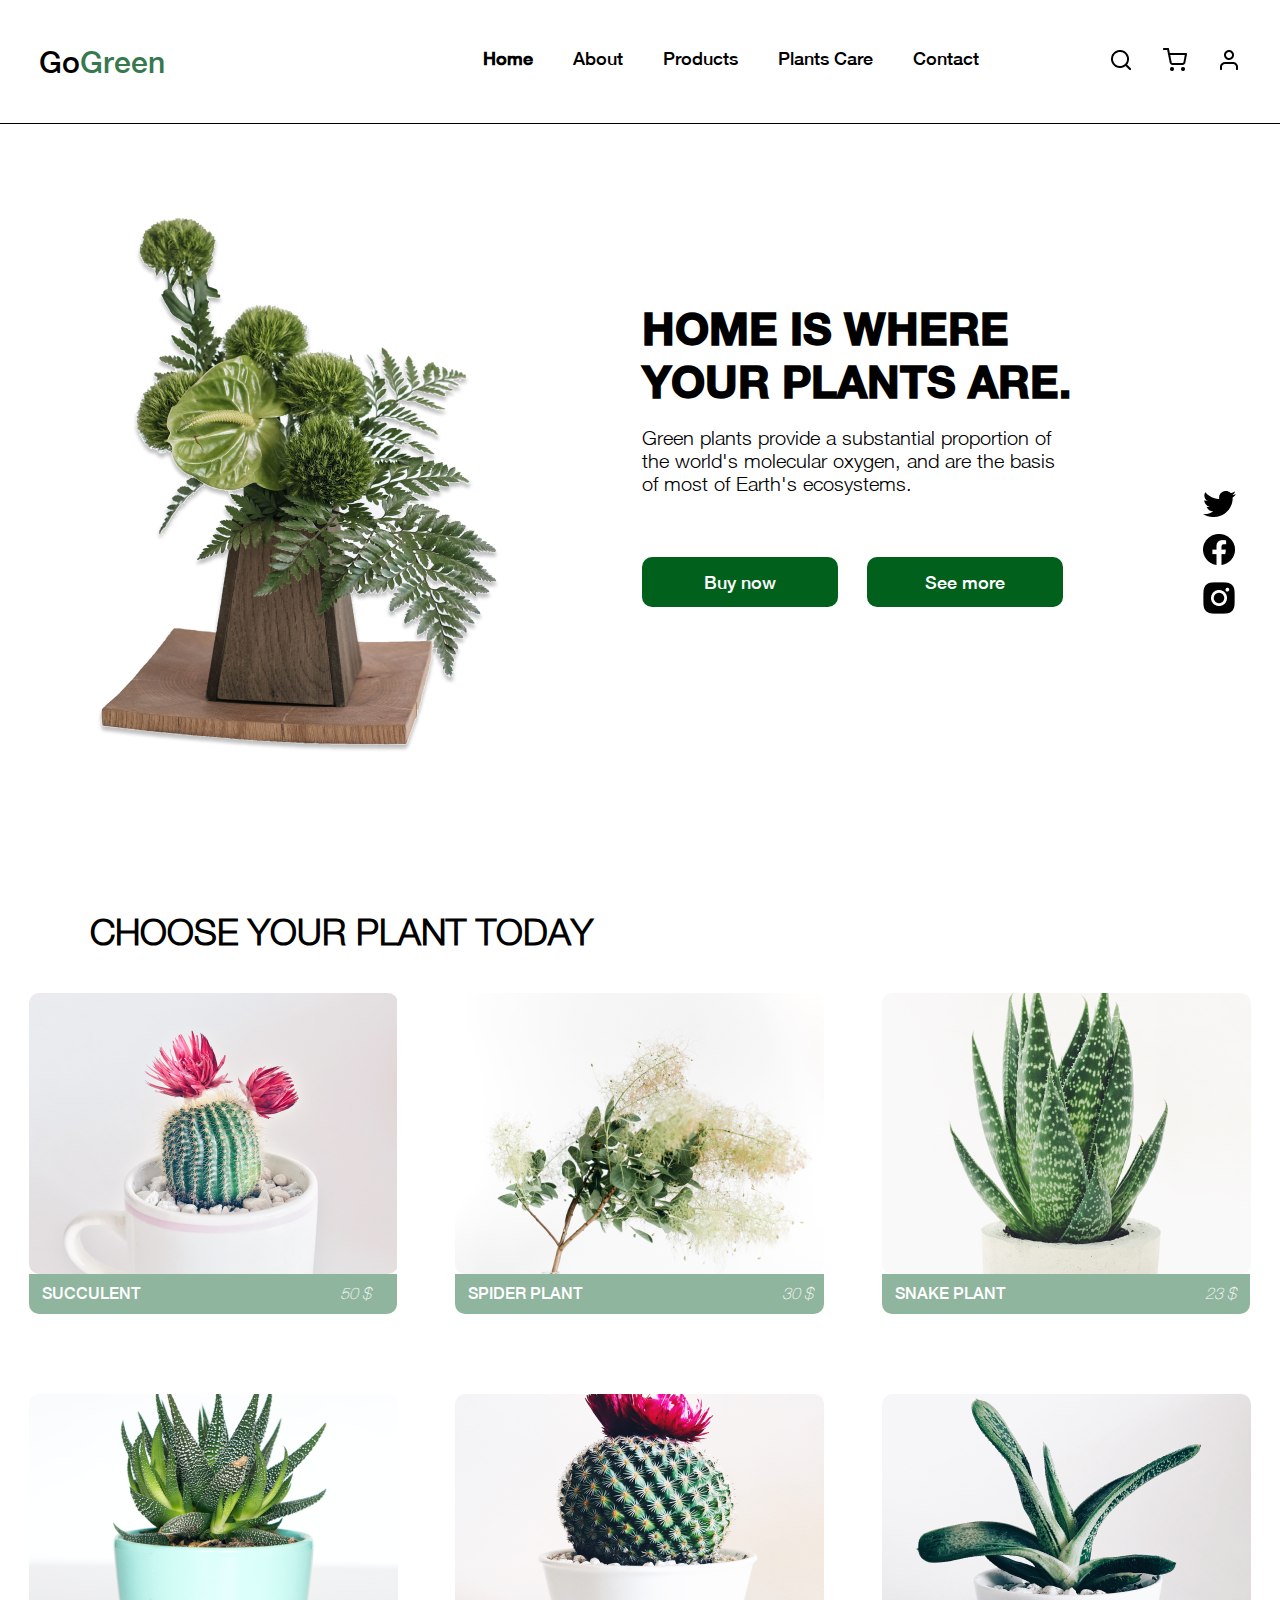
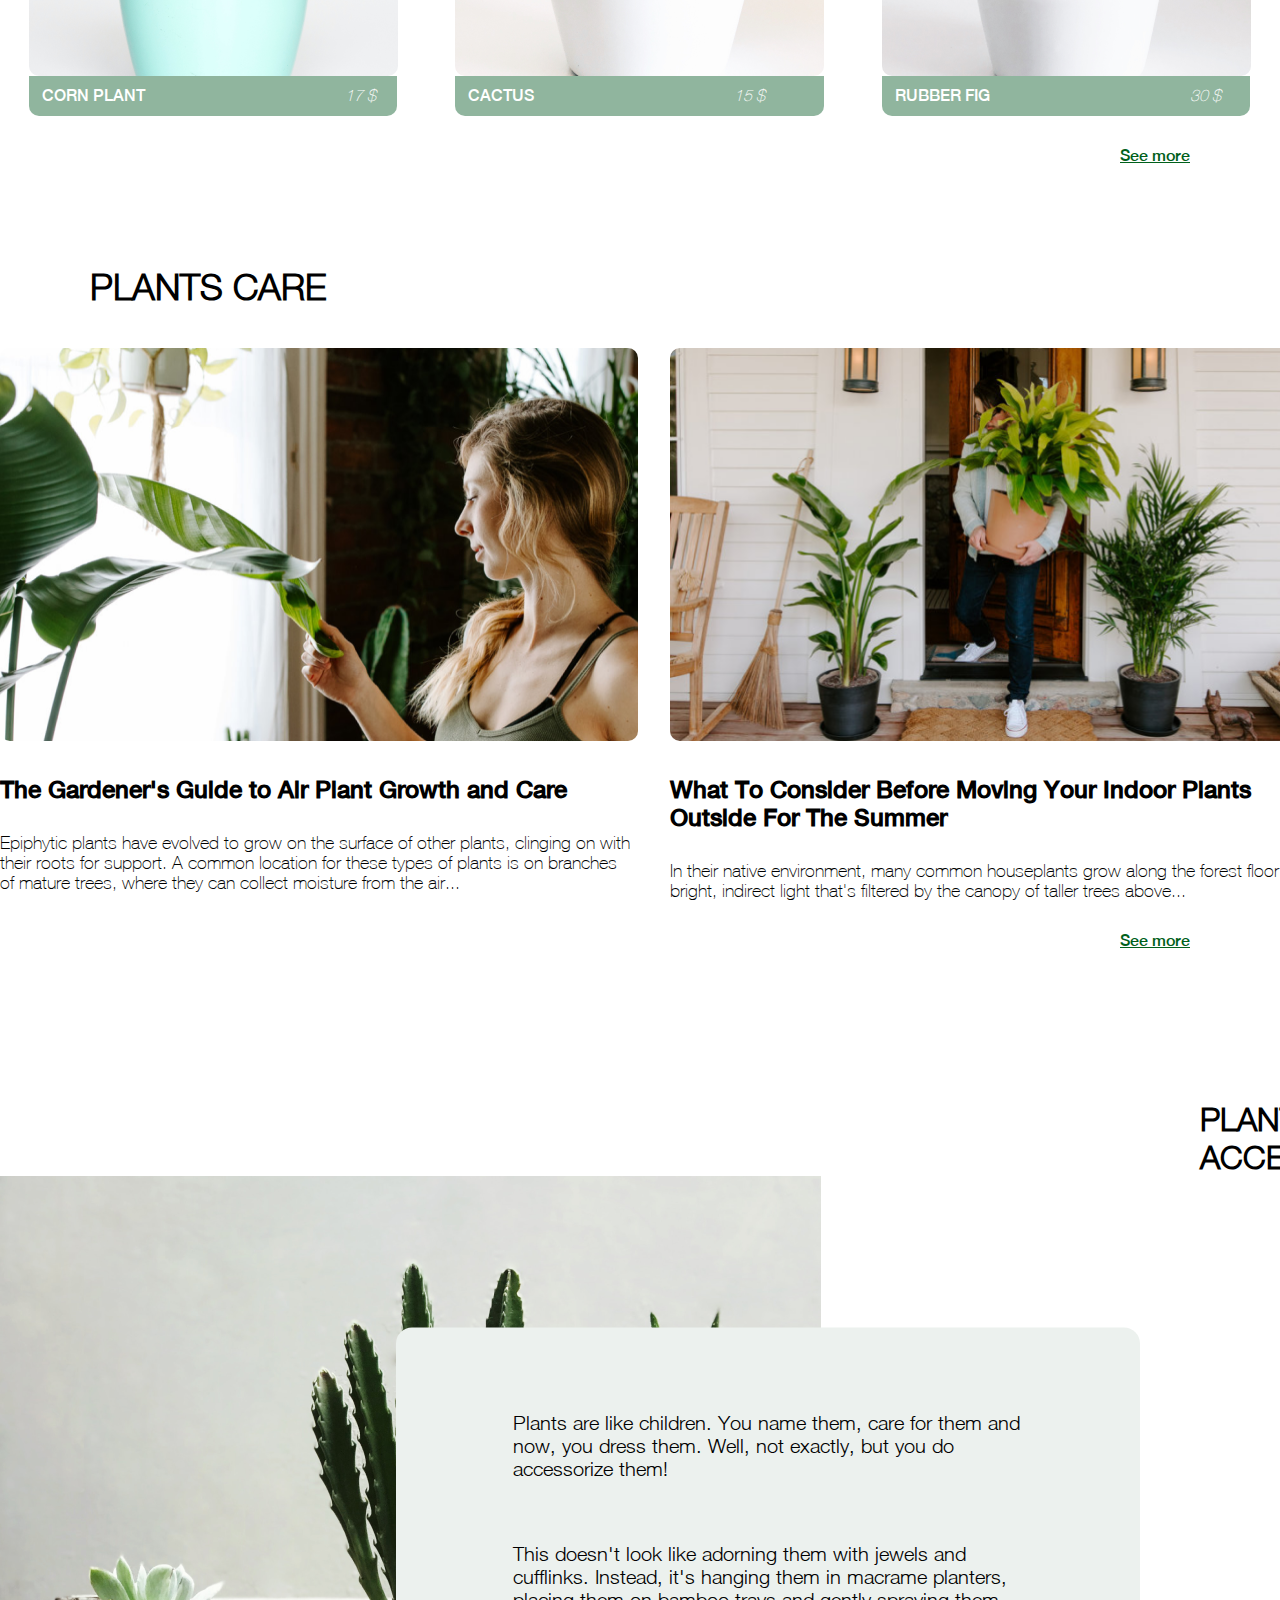
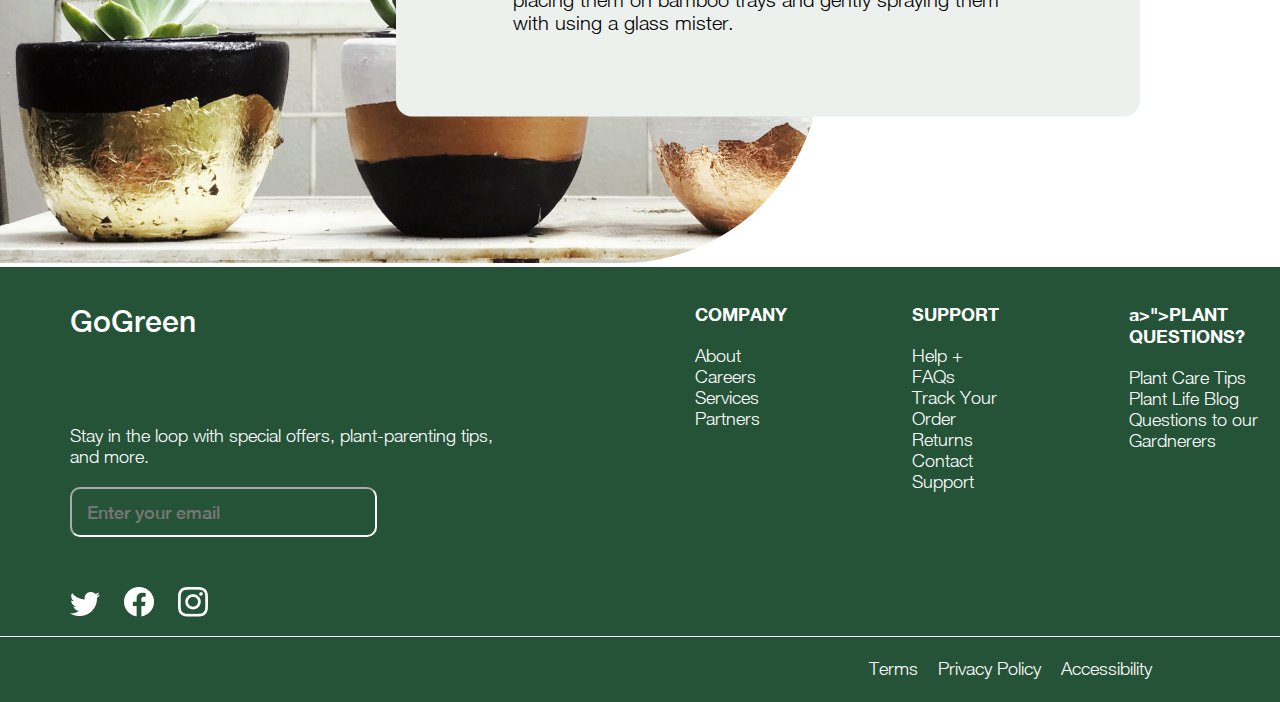
<file: index.html>
<!DOCTYPE html>
<html lang="en">
<head>
    <meta charset="UTF-8">
    <meta http-equiv="X-UA-Compatible" content="IE=edge">
    <meta name="viewport" content="width=device-width, initial-scale=1.0">
    <link rel="stylesheet" href="css/style.css">
    <title>Home</title>
</head>
<body>
    <header class="header">
        <a class="company-name" href="index.html">Go<span>Green</span></a>
        <nav class="navigation">
            <ul class="category">
                <li id="active" class="categories">
                    <a class="navigation-categories" href="index.html">Home</a>
                </li>
                <li class="categories">
                    <a class="navigation-categories" href="#">About</a>
                </li>
                <li class="categories">
                    <a class="navigation-categories" href="#">Products</a>
                </li>
                <li class="categories">
                    <a class="navigation-categories" href="#">Plants Care</a>
                </li>
                <li class="categories">
                    <a class="navigation-categories" href="contact.html">Contact</a>
                </li>
            </ul>
            <ul class="category">
                <li class="icons">
                    <a href="#"><img src="images/icons/search.png" alt="search-icon"></a>
                </li>
                <li class="icons">
                    <a href="#"><img src="images/icons/shopping-cart.png" alt="shopping-cart-icon"></a>
                </li>
                <li class="icons">
                    <a href="#"><img src="images/icons/user.png" alt="use-icon"></a>
                </li>
            </ul>
        </nav>
    </header>
    <main>
        <div class="container1">
            <div class="container1-1">
                <img class="main-image" src="images/main-image.png" alt="plant-image">
            </div>
            <div class="container1-2">
                <h1 class="heading1">HOME IS WHERE YOUR PLANTS ARE.</h1>
                <p class="paragraph1">Green plants provide a substantial proportion of the world's molecular oxygen, and are the basis of most of Earth's ecosystems.</p>
                <div class="buttons">
                    <button class="button1">Buy now</button>
                    <button class="button2">See more</button>
                </div>
            </div>
            <div class="container1-3">
                <div>
                    <a href="#"><img class="social-icon" src="images/icons/twitter-black.png" alt="twitter-icon"></a>
                    <a href="#"><img class="social-icon" src="images/icons/facebook-black.png" alt="facebook-icon"></a>
                    <a href="#"><img class="social-icon" src="images/icons/instagram-black.png" alt="instagram-icon"></a>
                </div>
            </div>
        </div>
        <div class="container2">
            <h1 class="heading2">Choose Your Plant Today</h1>
            <div class="plants">
                <div class="plant">
                    <img class="plant-image" src="images/1.png" alt="plant-image">
                    <div class="add-to-cart">
                        <button class="plant-button">Add to Cart</button>
                    </div>
                    <div class="plant-info">
                        <div class="plant-name">SUCCULENT</div>
                        <div class="plant-price">50 $</div>
                    </div>
                </div>
                <div class="plant">
                    <img class="plant-image" src="images/2.png" alt="plant-image">
                    <div class="add-to-cart">
                        <button class="plant-button">Add to Cart</button>
                    </div>
                    <div class="plant-info">
                        <div class="plant-name">SPIDER PLANT</div>
                        <div class="plant-price">30 $</div>
                    </div>
                </div>
                <div class="plant">
                    <img class="plant-image" src="images/3.png" alt="plant-image">
                    <div class="add-to-cart">
                        <button class="plant-button">Add to Cart</button>
                    </div>
                    <div class="plant-info">
                        <div class="plant-name">SNAKE PLANT</div>
                        <div class="plant-price">23 $</div>
                    </div>
                </div>
                <div class="plant">
                    <img class="plant-image" src="images/4.png" alt="plant-image">
                    <div class="add-to-cart">
                        <button class="plant-button">Add to Cart</button>
                    </div>
                    <div class="plant-info">
                        <div class="plant-name">CORN PLANT</div>
                        <div class="plant-price">17 $</div>
                    </div>
                </div>
                <div class="plant">
                    <img class="plant-image" src="images/5.png" alt="plant-image">
                    <div class="add-to-cart">
                        <button class="plant-button">Add to Cart</button>
                    </div>
                    <div class="plant-info">
                        <div class="plant-name">CACTUS</div>
                        <div class="plant-price">15 $</div>
                    </div>
                </div>
                <div class="plant">
                    <img class="plant-image" src="images/6.png" alt="plant-image">
                    <div class="add-to-cart">
                        <button class="plant-button">Add to Cart</button>
                    </div>
                    <div class="plant-info">
                        <div class="plant-name">RUBBER FIG</div>
                        <div class="plant-price">30 $</div>
                    </div>
                </div>
            </div>
            <div class="see-more">See more</div>
        </div>
        <div class="container3">
            <h1 class="heading2">Plants Care</h1>
            <div class="container3-content">
                <div>
                    <img class="container3-image" src="images/7.png" alt="plant-image">
                    <h3 class="container3-heading">The Gardener's Guide to Air Plant Growth and Care</h3>
                    <p class="container3-paragraph">Epiphytic plants have evolved to grow on the surface of other plants, clinging on with their roots for support. A common location for these types of plants is on branches of mature trees, where they can collect moisture from the air...</p>
                </div>
                <div>
                    <img class="container3-image" src="images/8.png" alt="plant-image">
                    <h3 class="container3-heading">What To Consider Before Moving Your Indoor Plants Outside For The Summer</h3>
                    <p class="container3-paragraph">In their native environment, many common houseplants grow along the forest floor in bright, indirect light that's filtered by the canopy of taller trees above...</p>
                </div>
            </div>
            <div class="see-more">See more</div>
        </div>


        <div class="container4"></div>
            <h1 class="container4-heading">PLANT ACCESSORIES</h1>
            <div class="position">
                <img class="container4-image" src="images/9.png" alt="plant-image">
                <div class="rectangle">
                    <p class="container4-paragraph1">Plants are like children. You name them, care for them and now, you dress them. Well, not exactly, but you do accessorize them!
                    </p>
                    <p class="container4-paragraph2">This doesn't look like adorning them with jewels and cufflinks. Instead, it's hanging them in macrame planters, placing them on bamboo trays and gently spraying them with using a glass mister.</p>
                </div>
            </div>
    </main>
    <footer>
        <div class="main-footer">
            <div class="footer1">
                <a class="company-name2" href="index.html">GoGreen</a>
                <div class="footer-text">Stay in the loop with special offers, plant-parenting tips, and more.</div>
                <input class="input" type="text" placeholder="Enter your email">
                <div class="socials">
                    <img class="social" src="images/icons/twitter-white.png" alt="social-icon">
                    <img class="social" src="images/icons/facebook-white.png" alt="social-icon">
                    <img class="social" src="images/icons/instagram-white.png" alt="social-icon">
                </div>
            </div>
            <div class="footer2">
                    <ul class="footer-1">
                        <li><a class="footer-heading" href="#">COMPANY</a></li>
                        <div class="footer-information">
                            <li><a class="footer-info" href="#">About</a></li>
                            <li><a class="footer-info" href="#">Careers</a></li>
                            <li><a class="footer-info" href="#">Services</a></li>
                            <li><a class="footer-info" href="#">Partners</a></li>
                        </div>
                    </ul>
                    <ul class="footer-2">
                        <li><a class="footer-heading" href="#">SUPPORT</a></li>
                        <div class="footer-information">
                            <li><a class="footer-info" href="#">Help + FAQs</a></li>
                            <li><a class="footer-info" href="#">Track Your Order</a></li>
                            <li><a class="footer-info" href="#">Returns</a></li>
                            <li><a class="footer-info" href="#">Contact Support</a></li>
                        </div>
                    </ul>
                    <ul class="footer-3">
                        <li><a class="footer-heading" href="#">a>">PLANT QUESTIONS?</a></li>
                        <div class="footer-information">
                            <li><a class="footer-info" href="#">Plant Care Tips</a></li>
                            <li><a class="footer-info" href="#">Plant Life Blog</a></li>
                            <li><a class="footer-info" href="#">Questions to our Gardnerers</a></li>
                        </div>
                    </ul>
            </div>
        </div>
        <div class="second-footer">
            <a class="second-footer-info" href="#">Terms</a>
            <a class="second-footer-info" href="#">Privacy Policy</a>
            <a class="second-footer-info" href="#">Accessibility</a>
        </div>
    </footer>
    <script src="javascript/script.js"></script>
</body>
</html>
</file>
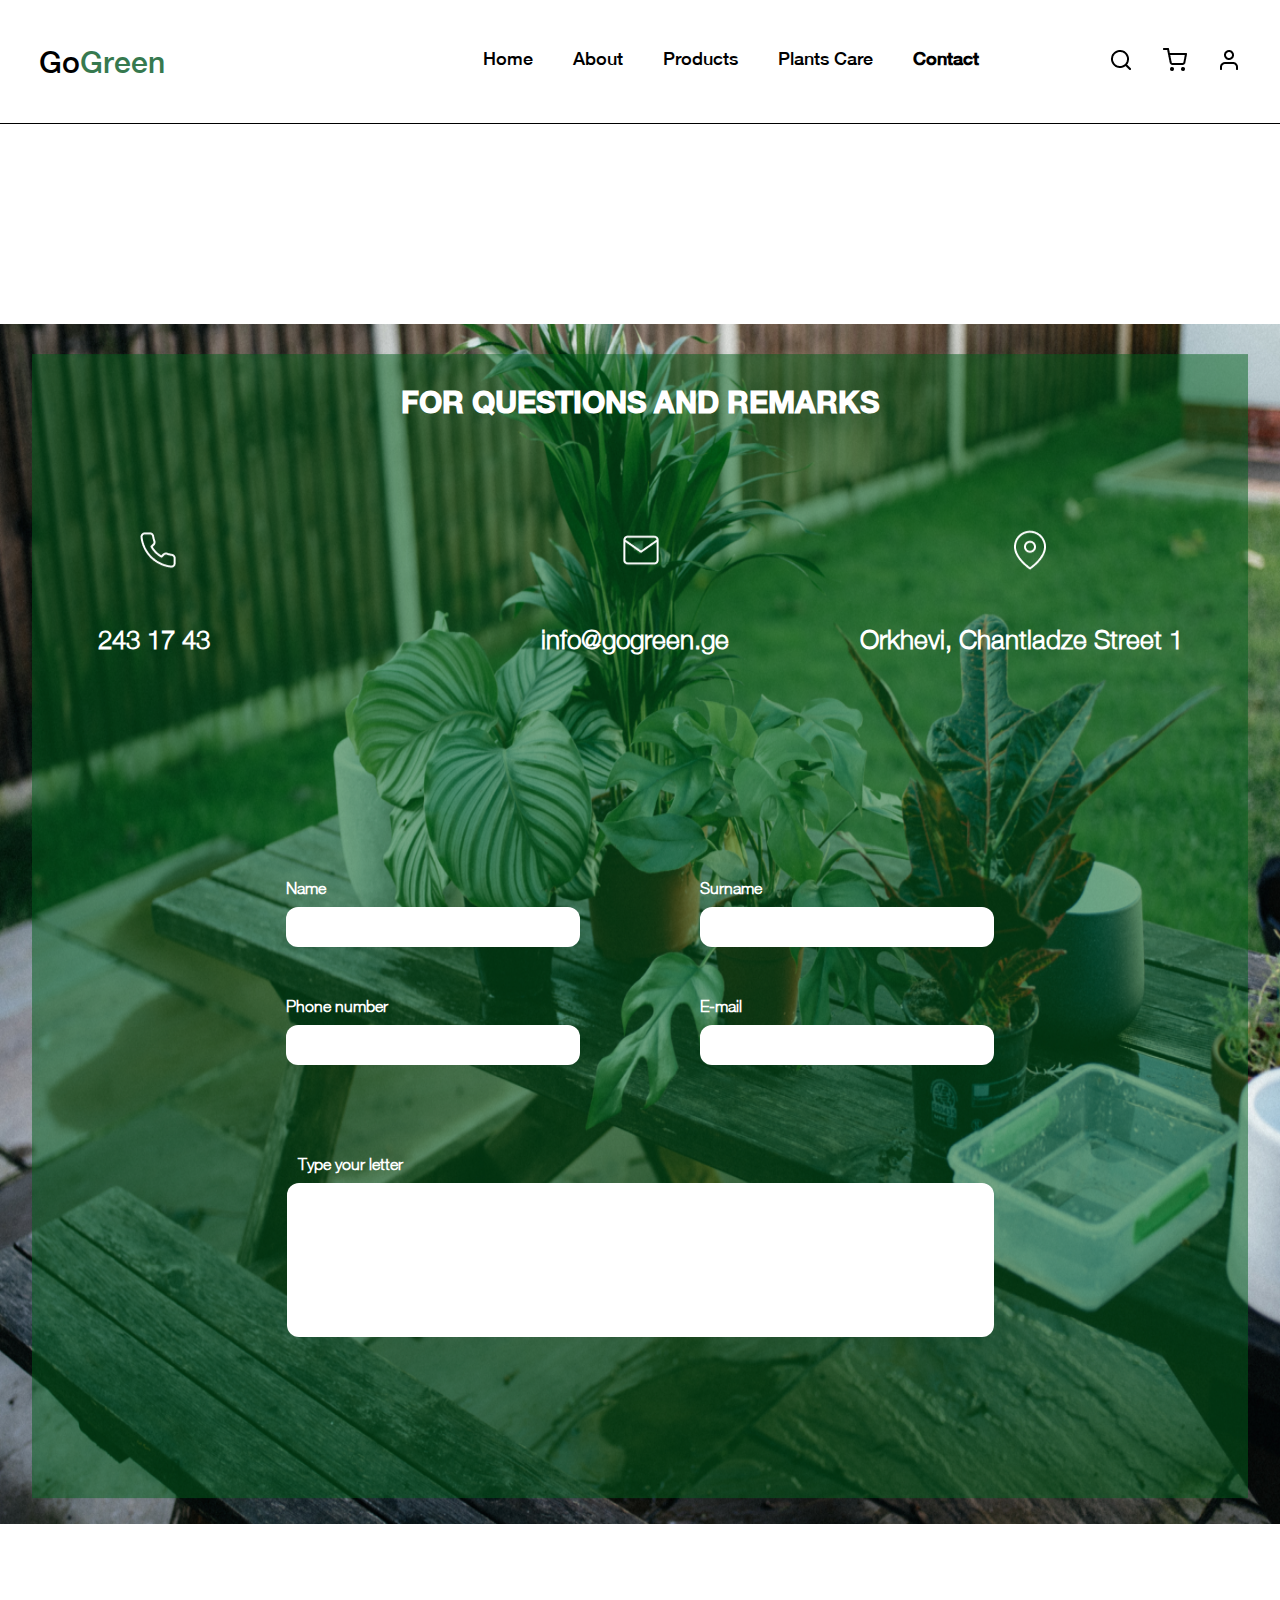
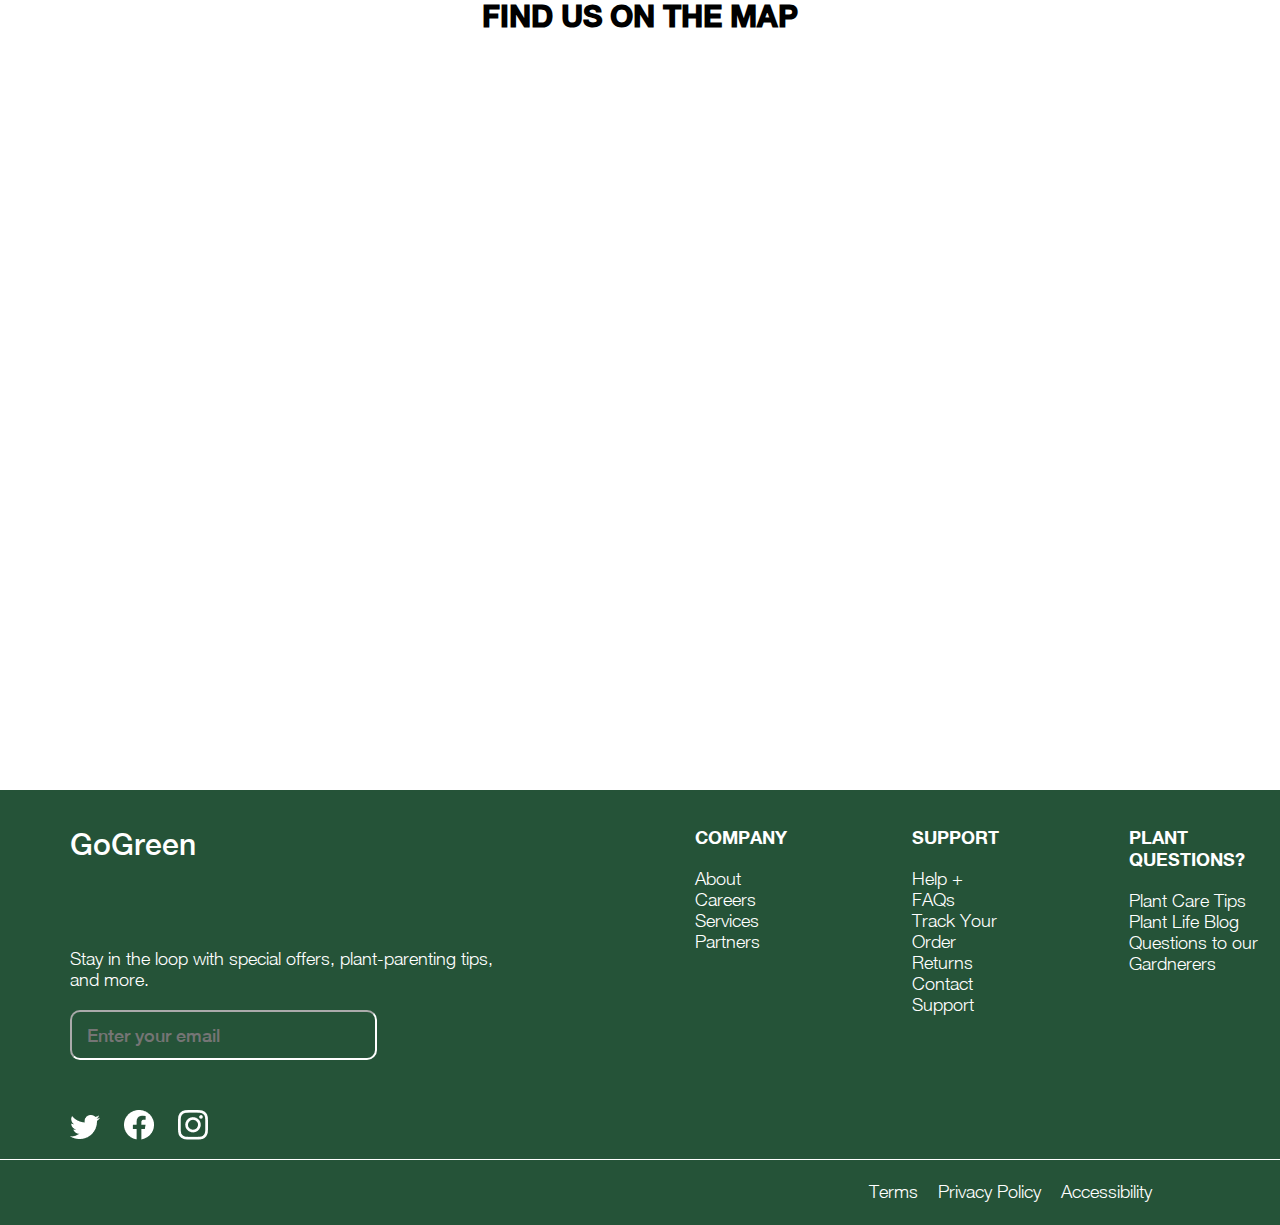
<file: contact.html>
<!DOCTYPE html>
<html lang="en">
<head>
    <meta charset="UTF-8">
    <meta http-equiv="X-UA-Compatible" content="IE=edge">
    <meta name="viewport" content="width=device-width, initial-scale=1.0">
    <link rel="stylesheet" href="css/style.css">
    <title>Contact</title>
</head>
<body>
    <header class="header">
        <a class="company-name" href="index.html">Go<span>Green</span></a>
        <nav class="navigation">
            <ul class="category">
                <li class="categories">
                    <a class="navigation-categories" href="index.html">Home</a>
                </li>
                <li class="categories">
                    <a class="navigation-categories" href="#">About</a>
                </li>
                <li class="categories">
                    <a class="navigation-categories" href="#">Products</a>
                </li>
                <li class="categories">
                    <a class="navigation-categories" href="#">Plants Care</a>
                </li>
                <li id="active" class="categories">
                    <a class="navigation-categories" href="contact.html">Contact</a>
                </li>
            </ul>
            <ul class="category">
                <li class="icons">
                    <a href="#"><img src="images/icons/search.png" alt="search-icon"></a>
                </li>
                <li class="icons">
                    <a href="#"><img src="images/icons/shopping-cart.png" alt="shopping-cart-icon"></a>
                </li>
                <li class="icons">
                    <a href="#"><img src="images/icons/user.png" alt="use-icon"></a>
                </li>
            </ul>
        </nav>
    </header>
    <main>
        <div class="contact-container">
            <div class="contact-container1">
                <img class="contact-image" src="images/contact-image.png" alt="plants-image">
                <div class="contact-information">
                    <h1 class="contact-heading1">FOR QUESTIONS AND REMARKS</h1>
                    <div class="information">
                        <div class="information1">
                            <img class="icon1" src="images/icons/phone.png" alt="icons">
                            <h3 class="info">243 17 43</h3>
                        </div>
                        <div id="middle-information" class="information2">
                            <img class="icon2" src="images/icons/mail.png" alt="icons">
                            <h3 class="info">info@gogreen.ge</h3>
                        </div>
                        <div class="information3">
                            <img class="icon3" src="images/icons/map-pin.png" alt="icons">
                            <h3 class="info">Orkhevi, Chantladze Street 1</h3>
                        </div>
                    </div>
                    <div class="inputs">
                        <div class="inputs1">
                            <div class="name">
                                <h3 class="contact-info">Name</h3>
                                <input class="input1" type="text">
                            </div>
                            <div class="Surname">
                                <h3 class="contact-info">Surname</h3>
                                <input class="input1" type="text">
                            </div>
                        </div>    
                        <div class="inputs2">  
                            <div class="Phone number">
                                <h3 class="contact-info">Phone number</h3>
                                <input class="input1" type="text">
                            </div>
                            <div class="E-mail">
                                <h3 class="contact-info">E-mail</h3>
                                <input class="input1" type="text">
                            </div>
                        </div>  
                        <div class="inputs3">
                            <h3 id="input3-name" class="contact-info">Type your letter</h3>
                            <input class="input3" type="text">
                        </div>
                    </div>
                </div>
            </div>
        </div>
        <div class="contact-container2">
            <h1 class="contact-heading2">FIND US ON THE MAP</h1>
            <div class="map"><iframe class="map-iframe" src="https://www.google.com/maps/d/embed?mid=1paHWP8jSGajm4zt9IsqxebQFPAR62uU&ehbc=2E312F"></iframe></div>
        </div>
    </main>
    <footer>
        <div class="main-footer">
            <div class="footer1">
                <a class="company-name2" href="index.html">GoGreen</a>
                <div class="footer-text">Stay in the loop with special offers, plant-parenting tips, and more.</div>
                <input class="input" type="text" placeholder="Enter your email">
                <div class="socials">
                    <img class="social" src="images/icons/twitter-white.png" alt="social-icon">
                    <img class="social" src="images/icons/facebook-white.png" alt="social-icon">
                    <img class="social" src="images/icons/instagram-white.png" alt="social-icon">
                </div>
            </div>
            <div class="footer2">
                    <ul class="footer-1">
                        <li><a class="footer-heading" href="#">COMPANY</a></li>
                        <div class="footer-information">
                            <li><a class="footer-info" href="#">About</a></li>
                            <li><a class="footer-info" href="#">Careers</a></li>
                            <li><a class="footer-info" href="#">Services</a></li>
                            <li><a class="footer-info" href="#">Partners</a></li>
                        </div>
                    </ul>
                    <ul class="footer-2">
                        <li><a class="footer-heading" href="#">SUPPORT</a></li>
                        <div class="footer-information">
                            <li><a class="footer-info" href="#">Help + FAQs</a></li>
                            <li><a class="footer-info" href="#">Track Your Order</a></li>
                            <li><a class="footer-info" href="#">Returns</a></li>
                            <li><a class="footer-info" href="#">Contact Support</a></li>
                        </div>
                    </ul>
                    <ul class="footer-3">
                        <li><a class="footer-heading" href="#">PLANT QUESTIONS?</a></li>
                        <div class="footer-information">
                            <li><a class="footer-info" href="#">Plant Care Tips</a></li>
                            <li><a class="footer-info" href="#">Plant Life Blog</a></li>
                            <li><a class="footer-info" href="#">Questions to our Gardnerers</a></li>
                        </div>
                    </ul>
            </div>
        </div>
        <div class="second-footer">
            <a class="second-footer-info" href="#">Terms</a>
            <a class="second-footer-info" href="#">Privacy Policy</a>
            <a class="second-footer-info" href="#">Accessibility</a>
        </div>
    </footer>
    <script src="javascript/script.js"></script>
</body>
</html>
</file>
<file: css/style.css>
*,
*::before,
*::after {
    padding: 0;
    margin: 0;
    box-sizing: border-box;
}

/* fonts */

@font-face {
    font-family:Helvetica-Neue-Thin;
    src: url(/fonts/Helvetica-Neue-Thin.ttf);
}
@font-face {
    font-family:Helvetica-Neue-Light;
    src: url(/fonts/Helvetica-Neue-Light.ttf);
}
@font-face {
    font-family:Helvetica-Neue-Med;
    src: url(/fonts/Helvetica-Neue-Med.ttf);
}
@font-face {
    font-family:Helvetica-Neu-Bold;
    src: url(/fonts/Helvetica-Neu-Bold.ttf);
}

/* styling header */


#active{
    font-weight: bold;
}


span{
    color: #36794F;
}

.company-name{
    font-family:Helvetica-Neue-Med;
    font-size: 30px;
    color: black;
    text-decoration: none;
}


.categories{
    font-family:Helvetica-Neue-med;
    font-size: 18px;
    list-style: none;
    padding-left: 40px;
    
}

.navigation-categories{
    text-decoration: none;
    color: black;
}

.icons{
    list-style: none;
    padding-left: 30px;
}

.header{
    display: flex;
    justify-content: space-around;
    align-items: center;
    border-bottom: 1px solid black;
    height: 124px;
    width: 100%;
}

.navigation{
    display: flex;
    margin-left: 100px;

}

.category{
    display: flex;
    padding-left: 100px;
    
}


/* styling home page, main part */

.container1{
    display: flex;
    justify-content: space-around;
    margin-top: 50px;

}

.heading1{
    font-family:Helvetica-Neu-Bold;
    font-size: 44px;
    width: 472px;
    height: 111px;
    margin-top: 128px;
}

.paragraph1{
    font-family:Helvetica-Neue-Light;
    font-size: 20px;
    width: 418px;
    height: 111px;
    margin-top: 13px;
}

.button1{
    width: 196px;
    height: 50px;
    border-radius: 10px;
    font-size: 18px;
    color: #FFFFFF;
    font-family:Helvetica-Neue-med;
    background-color: #01601B;
    border: none;
    cursor: pointer;
    margin-right: 25px;
}

.button2{
    width: 196px;
    height: 50px;
    border-radius: 10px;
    font-size: 18px;
    color: #FFFFFF;
    font-family:Helvetica-Neue-med;
    background-color: #01601B;
    border: none;
    cursor: pointer;
    margin-right: 25px;
}

.buttons{
    margin-top: 20px;
    
}

.button1:hover{
    background-color: #01360f;
    transition-duration: 1s;
}
.button2:hover{
    background-color: #01360f;
    transition-duration: 1s;
}

.main-image:hover{
    transform: scale(1.1);
    transition-duration: 1.5s;
    
}


.container1-3{
    margin-top: 300px;
    
    
}

.social-icon{
    display: block;
    padding-top: 17px;
    
}


.plant-image{
    border-radius: 10px;
}

.heading2{
    margin-left: 90px;
    font-size: 36px;
    font-family:Helvetica-Neue-light;
    text-transform: uppercase;
    margin-top: 100px;
}


.container2{
    margin-top: 120px;
}

.plants{
    margin-top: 40px;
    display: grid;
    grid-template-columns: 1fr 1fr 1fr;
    justify-items: center;
    row-gap: 5rem
}

.plant-info{
    display: flex;
    height: 40px;
    width: 368.05px;
    border-bottom-left-radius: 10px;
    border-bottom-right-radius: 10px;
    background-color: #90b59e;
    

}
.plant-name{
    color: white;
    font: 19px;
    font-family:Helvetica-Neue-med;
    margin-left: 13px;
    margin-top: 10px;
}

.plant-price{
    color: white;
    font: 18px;
    font-family:Helvetica-Neue-thin;
    font-style: italic;
    margin-left: 200px;
    margin-top: 10px;
}

.see-more{
    color: #01601B;
    font-family:Helvetica-Neue-med;
    font: 18px;
    text-decoration: underline;
    display: flex;
    justify-content: end;
    margin-right: 90px;
    margin-top: 30px;
    cursor: pointer;
}
.plant-image:hover{
    opacity: 50%;
    transition-duration: 1s;
    
}


.plant{
    position: relative;
    
}

.plant-button{
    font-family:Helvetica-Neue-med;
    color: #0F6845;
    background-color: white;
    width: 215px;
    height: 50px;
    border-radius: 10px;
    border: none;
    font-size: 19px;
    position: absolute;
    top: 70%;
    left: 50%;
    transform: translate(-50%, -50%);
    cursor: pointer;

}



.container3-content{
    display: flex;
    justify-content: space-around;
}


.container3-image{
    width: 638px;
    height: 393px;
    margin-top: 40px;
    border-radius: 10px;
}

.container3-image:hover{
    transform: scale(1.1);
    transition-duration: 1s;
}


.container3-heading{
    font-family:Helvetica-Neue-med;
    font-size: 24px;
    width: 670px;
    margin-top: 30px;
}


.container3-paragraph{
    width: 630px;
    font-family:Helvetica-Neue-thin;
    font-size: 18px;
    margin-top: 30px;
}


.container4-heading{
    color: black;
    font: 36px;
    font-family:Helvetica-Neue-light;
    margin-left: 1200px;
    margin-top: 150px;
}

.container4-image{
    border-bottom-right-radius: 200px;
}

.rectangle{
    width: 744px;
    height: 389px;
    border-radius: 16px;
    background-color: #ECF1EE;
    display: grid;
    justify-content: center;
    align-items: center;
    position: absolute;
    top: 50%;
    left: 60%;
    transform: translate(-50%, -50%);
}
.container4-paragraph1{
    font-size: 20px;
    font-family:Helvetica-Neue-light;
    width: 511px;
    position: absolute;
    top: 25%;
    left: 50%;
    transform: translate(-50%, -20%);
    
}

.container4-paragraph2{
    font-size: 20px;
    font-family:Helvetica-Neue-light;
    width: 511px;
    position: absolute;
    top: 60%;
    left: 50%;
    transform: translate(-50%, -20%);
}


.position{
    position: relative;
}



footer{
    height: 435px;
    width: 100%;
    background-color: #255338;
    
}

.company-name2{
    color: white;
    font-size: 30px;
    font-family:Helvetica-Neue-med;
    text-decoration: none;
    
}


.input{
    height: 50px;
    width: 307px;
    border-radius: 10px;
    background-color: #255338;
    border-color: #FFFFFF;
    font-family:Helvetica-Neue-med;
    font-size: 18px;
    padding-left: 15px;
    margin-top: 20px;
    
}

.footer-text{
    color: white;
    font-family:Helvetica-Neue-light;
    font-size: 18px;
    margin-top: 86px;
}

.footer1{
    margin-left: 70px;
    margin-top: 36px;
}

.footer2{
    display: flex;
    margin-top: 36px;
    margin-left: 200px;
    
}

.footer-heading{
    font-family:Helvetica-Neu-Bold;
    font-size: 18px;
    color: white;
    text-decoration: none;
    
}

.footer-2{
    margin-left: 125px;
}
.footer-3{
    margin-left: 125px;
}

.footer-information{
    margin-top: 20px;
    
}



li{
    list-style: none;
}

.footer-info{
    font-family:Helvetica-Neue-light;
    font-size: 18px;
    color: white;
    text-decoration: none;
    
}



.main-footer{
    display: flex;
    border-bottom: 1px solid white;
    height: 370px;
}
.second-footer{
    width: 90%;
    display: flex;
    justify-content: end;
    margin-top: 21px;
    
}

.second-footer-info{
    padding-left: 20px;
    text-decoration: none;
    color: #FFFFFF;
    font-size: 18px;
    font-family:Helvetica-Neue-light;
    
}

.socials{
    margin-top: 50px;
    
    
}

.social{
    padding-right: 20px;

}



/* styling contact page */

.contact-image{
    width: 100%;
    height:1200px;
}



.contact-heading2{
    display: flex;
    justify-content: center;
    font-size: 30px;
    font-family:Helvetica-Neu-Bold;
    margin-top: 70px;
}

.map{
    display:flex; 
    overflow:hidden;
    justify-content: center;
    margin-top: 165px;
    margin-bottom: 150px;
}



.map-iframe{
    position:relative; 
    top:-50px; 
    border:none;
    height: 441px;
    width: 860.22px;
    
}

.contact-container{
    margin-top: 200px;
    position: relative;
}


.contact-information{
    background-color: rgba(1, 96, 27, 0.5);
    width: 95%;
    height: 95%;
    position: absolute;
    top: 50%;
    left: 50%;
    transform: translate(-50%, -50%);
    
}

.contact-heading1{
    color: white;
    font-size: 30px;
    font-family:Helvetica-Neu-Bold;
    display: flex;
    justify-content: center;
    margin-top: 30px;
}


.information{
    display: flex;
    margin-top: 110px;
    justify-content: space-around;
    
}


#middle-information{
    margin-left: 200px;
}

.info{
    font-size: 26px;
    color: #FFFFFF;
    font-family:Helvetica-Neue-light;
    margin-top: 50px;

}

.inputs{
    margin-top: 225px;
    
}

.inputs1{
    display: flex;
    justify-content: center;
    padding-bottom: 50px;
    column-gap: 120px;
}

.inputs2{
    display: flex;
    justify-content: center;
    column-gap: 120px;
}

.contact-info{
    font-size: 16px;
    color: #FFFFFF;
    font-family:Helvetica-Neue-light;
    margin-bottom: 10px;
    
}


.inputs3{
    display: grid;
    place-items: center;
}

.input1{
    width: 294px;
    height: 40px;
    border-radius: 12px;
    border-style: none;
    
}

.input3{
    width: 707px;
    height: 154px;
    border-radius: 12px;
    border-style: none;
    
}

#input3-name{
    margin-right: 580px;
    margin-top: 90px;
}

.information3.icon{
    display: flex;
    justify-content: center;
}

.icon1{
    margin-left: 40px;
}

.icon2{
    margin-left: 80px; 
}
.icon3{
    margin-left: 150px;
}





.plant-image{
    opacity: 1;
    display: block;
    transition: 0.5s ease;
    backface-visibility: hidden;
}

.add-to-cart{
    transition: .5s ease;
    opacity: 0;
}

.plant:hover .plant-image{
    opacity: 0.3;
}

.plant:hover .add-to-cart{
    opacity: 1;
  }
</file>
